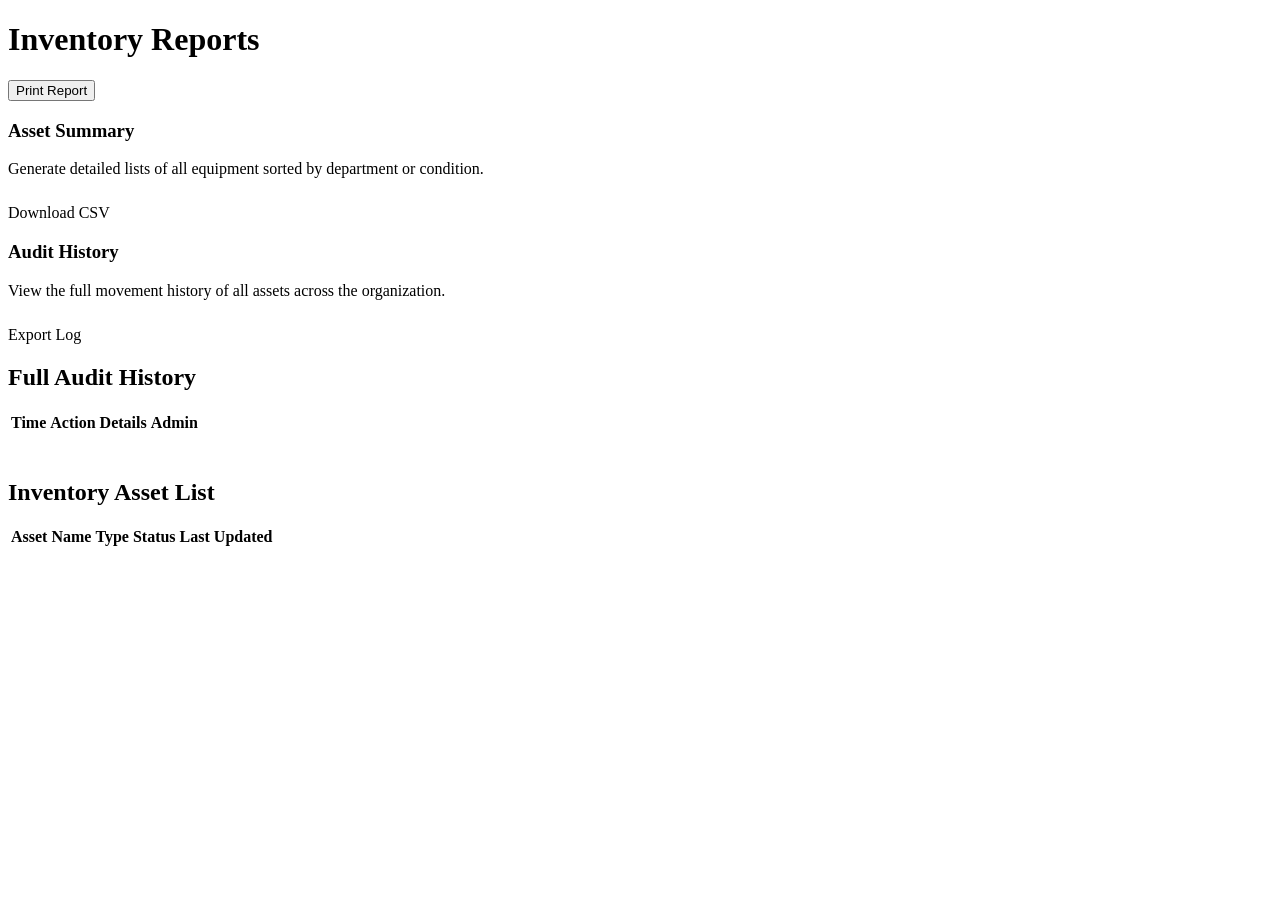
<file: target/classes/templates/reports/index.html>
<!DOCTYPE html>
<html xmlns:th="http://www.thymeleaf.org">
<head th:replace="~{fragments :: head('Inventory Reports')}"></head>
<body>
    <div th:replace="~{fragments :: sidebar('reports')}"></div>
    
    <div class="main-content">
        <div class="header">
            <h1>Inventory Reports</h1>
            <button class="btn btn-primary" onclick="window.print()">Print Report</button>
        </div>

        <div class="stats-grid">
            <div class="stat-card">
                <h3>Asset Summary</h3>
                <p>Generate detailed lists of all equipment sorted by department or condition.</p>
                <a th:href="@{/reports/export/assets}" class="btn btn-dark" style="display: inline-block; margin-top: 10px;">Download CSV</a>
            </div>
            <div class="stat-card">
                <h3>Audit History</h3>
                <p>View the full movement history of all assets across the organization.</p>
                <a th:href="@{/reports/export/logs}" class="btn btn-dark" style="display: inline-block; margin-top: 10px;">Export Log</a>
            </div>
        </div>

        <div class="header">
            <h2>Full Audit History</h2>
        </div>
        <div class="table-container">
            <table>
                <thead>
                    <tr>
                        <th>Time</th>
                        <th>Action</th>
                        <th>Details</th>
                        <th>Admin</th>
                    </tr>
                </thead>
                <tbody>
                    <tr th:each="log : ${logs}">
                        <td th:text="${#temporals.format(log.timestamp, 'dd MMM yyyy HH:mm:ss')}"></td>
                        <td th:text="${log.action}"></td>
                        <td th:text="${log.details}"></td>
                        <td th:text="${log.performedBy}"></td>
                    </tr>
                </tbody>
            </table>
        </div>

        <div class="header" style="margin-top: 40px;">
            <h2>Inventory Asset List</h2>
        </div>

        <div class="table-container">
            <table>
                <thead>
                    <tr>
                        <th>Asset Name</th>
                        <th>Type</th>
                        <th>Status</th>
                        <th>Last Updated</th>
                    </tr>
                </thead>
                <tbody>
                    <tr th:each="asset : ${assets}">
                        <td th:text="${asset.name}"></td>
                        <td th:text="${asset.type}"></td>
                        <td>
                            <span class="badge" 
                                  th:classappend="${asset.availabilityStatus == 'Available' ? 'badge-available' : (asset.availabilityStatus == 'Assigned' ? 'badge-assigned' : 'badge-maintenance')}"
                                  th:text="${asset.availabilityStatus}"></span>
                        </td>
                        <td th:text="${#temporals.format(asset.registeredAt, 'dd MMM yyyy')}"></td>
                    </tr>
                </tbody>
            </table>
        </div>
        <div th:replace="~{fragments :: footer}"></div>
    </div>
</body>
</html>
</file>
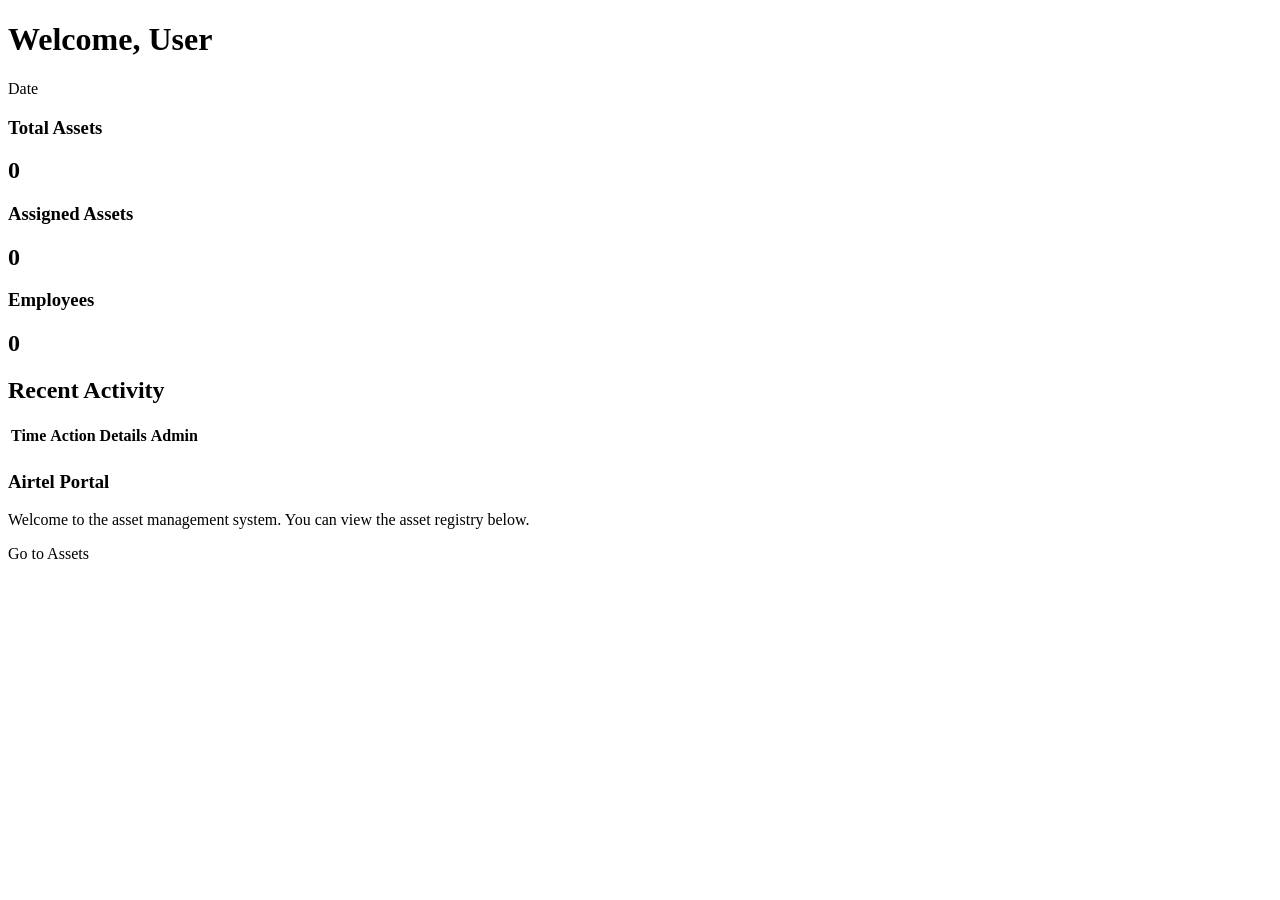
<file: target/classes/templates/dashboard.html>
<!DOCTYPE html>
<html xmlns:th="http://www.thymeleaf.org" xmlns:sec="http://www.thymeleaf.org/extras/spring-security">
<head th:replace="~{fragments :: head('Dashboard')}"></head>
<body>
    <div th:replace="~{fragments :: sidebar('dashboard')}"></div>
    
    <div class="main-content">
        <div class="header">
            <h1>Welcome, <span th:text="${#authentication.name}">User</span></h1>
            <div th:text="${#temporals.format(#temporals.createNow(), 'dd MMM yyyy')}">Date</div>
        </div>

        <div sec:authorize="hasRole('ADMIN')">
            <div class="stats-grid">
                <div class="stat-card">
                    <h3>Total Assets</h3>
                    <div style="font-size: 24px; font-weight: bold;" th:text="${totalAssets}">0</div>
                </div>
                <div class="stat-card">
                    <h3>Assigned Assets</h3>
                    <div style="font-size: 24px; font-weight: bold;" th:text="${activeAssignments}">0</div>
                </div>
                <div class="stat-card">
                    <h3>Employees</h3>
                    <div style="font-size: 24px; font-weight: bold;" th:text="${totalEmployees}">0</div>
                </div>
            </div>

            <h2>Recent Activity</h2>
            <div class="table-container">
                <table>
                    <thead>
                        <tr>
                            <th>Time</th>
                            <th>Action</th>
                            <th>Details</th>
                            <th>Admin</th>
                        </tr>
                    </thead>
                    <tbody>
                        <tr th:each="log : ${recentLogs}">
                            <td th:text="${#temporals.format(log.timestamp, 'HH:mm:ss')}"></td>
                            <td th:text="${log.action}"></td>
                            <td th:text="${log.details}"></td>
                            <td th:text="${log.performedBy}"></td>
                        </tr>
                    </tbody>
                </table>
            </div>
        </div>

        <div sec:authorize="hasRole('USER')">
            <div class="stat-card" style="margin-bottom: 20px;">
                <h3>Airtel Portal</h3>
                <p>Welcome to the asset management system. You can view the asset registry below.</p>
                <a th:href="@{/assets}" class="btn btn-primary">Go to Assets</a>
            </div>
        </div>

        <div th:replace="~{fragments :: footer}"></div>
    </div>
</body>
</html>
</file>
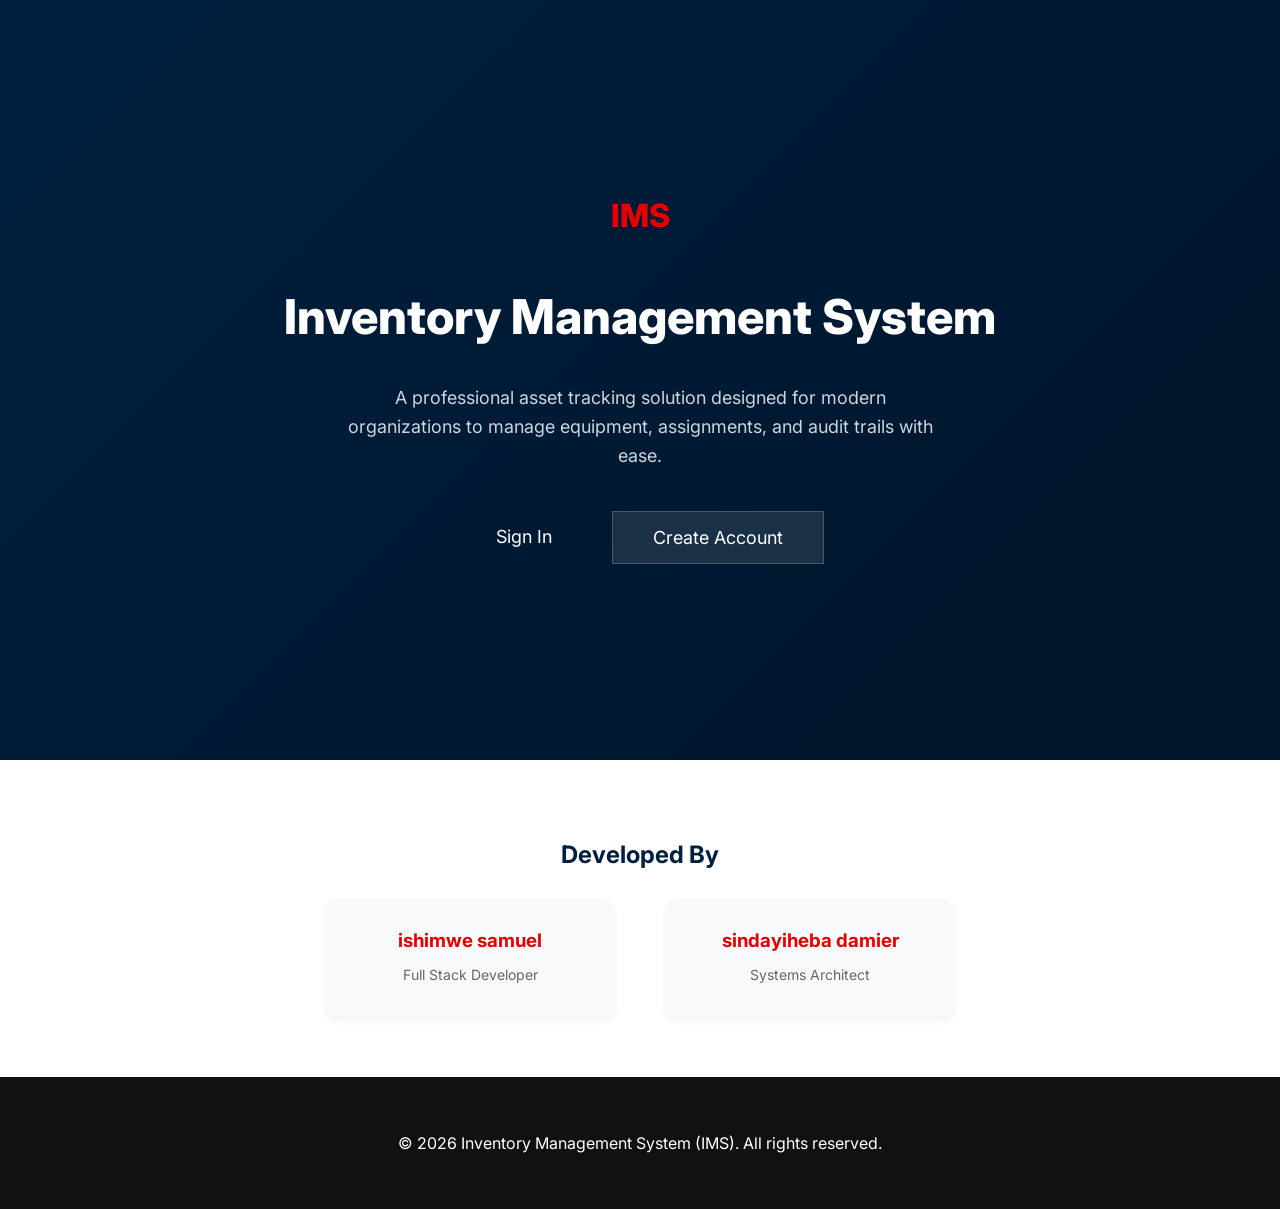
<file: target/classes/templates/landing.html>
<!DOCTYPE html>
<html xmlns:th="http://www.thymeleaf.org">
<head>
    <meta charset="UTF-8">
    <title>Welcome - IMS</title>
    <link rel="stylesheet" th:href="@{/css/main.css}">
    <link href="https://fonts.googleapis.com/css2?family=Inter:wght@400;600;800&display=swap" rel="stylesheet">
    <style>
        body {
            margin: 0;
            padding: 0;
            font-family: 'Inter', sans-serif;
            background-color: #f8f9fa;
            display: block; /* Override flex from main.css */
        }
        .hero {
            height: 80vh;
            background: linear-gradient(135deg, #001F3F 0%, #001529 100%);
            color: white;
            display: flex;
            flex-direction: column;
            justify-content: center;
            align-items: center;
            text-align: center;
            padding: 20px;
        }
        .hero h1 { font-size: 48px; margin-bottom: 20px; font-weight: 800; }
        .hero p { font-size: 18px; color: #cbd5e0; max-width: 600px; margin-bottom: 40px; line-height: 1.6; }
        .cta-buttons { display: flex; gap: 20px; }
        .btn-large { padding: 15px 40px; font-size: 18px; }
        
        .developers-section {
            padding: 60px 20px;
            text-align: center;
            background: white;
        }
        .developers-section h2 { color: #001F3F; margin-bottom: 30px; }
        .dev-grid {
            display: flex;
            justify-content: center;
            gap: 50px;
            flex-wrap: wrap;
        }
        .dev-card {
            padding: 20px;
            border-radius: 12px;
            background: #f8f9fa;
            width: 250px;
            box-shadow: 0 4px 6px rgba(0,0,0,0.05);
        }
        .dev-card h3 { margin: 10px 0; color: #E40000; }
        .dev-card p { color: #666; font-size: 14px; }
    </style>
</head>
<body>
    <div class="hero">
        <div style="font-size: 32px; font-weight: 800; color: #E40000; margin-bottom: 20px;">IMS</div>
        <h1>Inventory Management System</h1>
        <p>A professional asset tracking solution designed for modern organizations to manage equipment, assignments, and audit trails with ease.</p>
        
        <div class="cta-buttons">
            <a th:href="@{/login}" class="btn btn-primary btn-large">Sign In</a>
            <a th:href="@{/register}" class="btn btn-dark btn-large" style="background: rgba(255,255,255,0.1); border: 1px solid rgba(255,255,255,0.2);">Create Account</a>
        </div>
    </div>

    <div class="developers-section">
        <h2>Developed By</h2>
        <div class="dev-grid">
            <div class="dev-card">
                <h3>ishimwe samuel</h3>
                <p>Full Stack Developer</p>
            </div>
            <div class="dev-card">
                <h3>sindayiheba damier</h3>
                <p>Systems Architect</p>
            </div>
        </div>
    </div>

    <div class="footer" style="background: #111; color: white; padding: 40px 20px; text-align: center; margin: 0;">
        <p>&copy; 2026 Inventory Management System (IMS). All rights reserved.</p>
    </div>
</body>
</html>
</file>
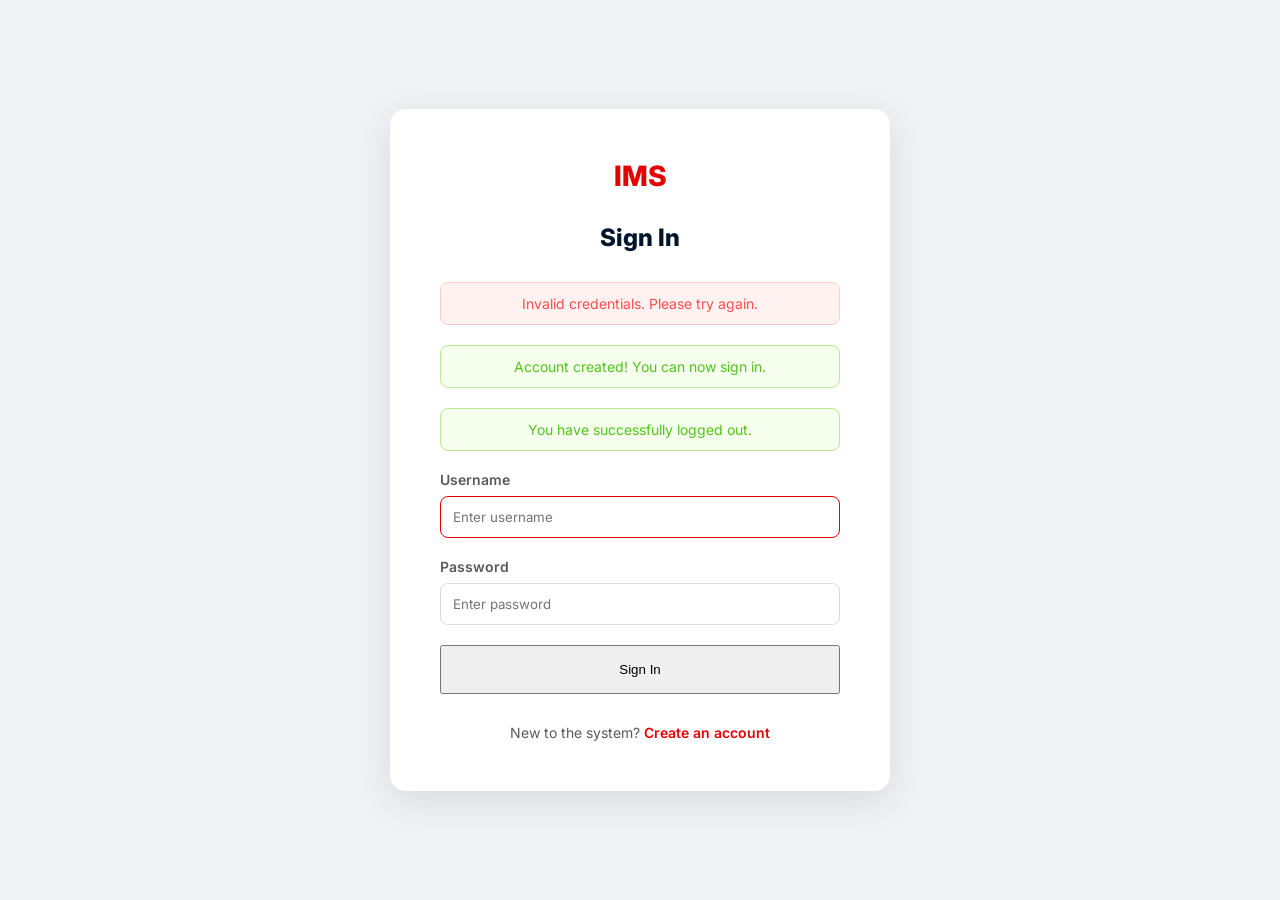
<file: target/classes/templates/login.html>
<!DOCTYPE html>
<html xmlns:th="http://www.thymeleaf.org">
<head>
    <meta charset="UTF-8">
    <title>Sign In - IMS</title>
    <link rel="stylesheet" th:href="@{/css/main.css}">
    <link href="https://fonts.googleapis.com/css2?family=Inter:wght@400;600;800&display=swap" rel="stylesheet">
    <style>
        body {
            display: flex;
            align-items: center;
            justify-content: center;
            height: 100vh;
            background: #f0f2f5;
            margin: 0;
            font-family: 'Inter', sans-serif;
        }
        .login-container {
            background: white;
            padding: 50px;
            border-radius: 16px;
            box-shadow: 0 10px 40px rgba(0,0,0,0.1);
            width: 100%;
            max-width: 400px;
            text-align: center;
        }
        .login-container h2 { margin-bottom: 30px; font-weight: 800; color: #001529; }
        .form-group { text-align: left; margin-bottom: 20px; }
        .form-group label { display: block; margin-bottom: 8px; font-weight: 600; font-size: 14px; color: #595959; }
        .form-group input { 
            width: 100%; 
            padding: 12px; 
            border: 1px solid #d9d9d9; 
            border-radius: 8px; 
            box-sizing: border-box;
            font-family: inherit;
        }
        .form-group input:focus { border-color: #E40000; outline: none; }
        .alert { 
            padding: 12px; 
            border-radius: 8px; 
            margin-bottom: 20px;
            font-size: 14px;
        }
        .alert-error { background: #fff2f0; border: 1px solid #ffccc7; color: #ff4d4f; }
        .alert-success { background: #f6ffed; border: 1px solid #b7eb8f; color: #52c41a; }
    </style>
</head>
<body>
    <div class="login-container">
        <div style="margin-bottom: 30px;">
            <span style="font-size: 28px; font-weight: 800; color: #E40000;">IMS</span>
        </div>
        
        <h2>Sign In</h2>

        <div th:if="${param.error}" class="alert alert-error">
            Invalid credentials. Please try again.
        </div>
        <div th:if="${param.registered}" class="alert alert-success">
            Account created! You can now sign in.
        </div>
        <div th:if="${param.logout}" class="alert alert-success">
            You have successfully logged out.
        </div>

        <form th:action="@{/login}" method="post">
            <div class="form-group">
                <label>Username</label>
                <input type="text" name="username" required autofocus placeholder="Enter username">
            </div>
            <div class="form-group">
                <label>Password</label>
                <input type="password" name="password" required placeholder="Enter password">
            </div>
            <button type="submit" class="btn btn-primary" style="width: 100%; padding: 15px;">Sign In</button>
        </form>

        <div style="margin-top: 30px; font-size: 14px; color: #595959;">
            New to the system? <a th:href="@{/register}" style="color: #E40000; font-weight: 600; text-decoration: none;">Create an account</a>
        </div>
    </div>
</body>
</html>
</file>
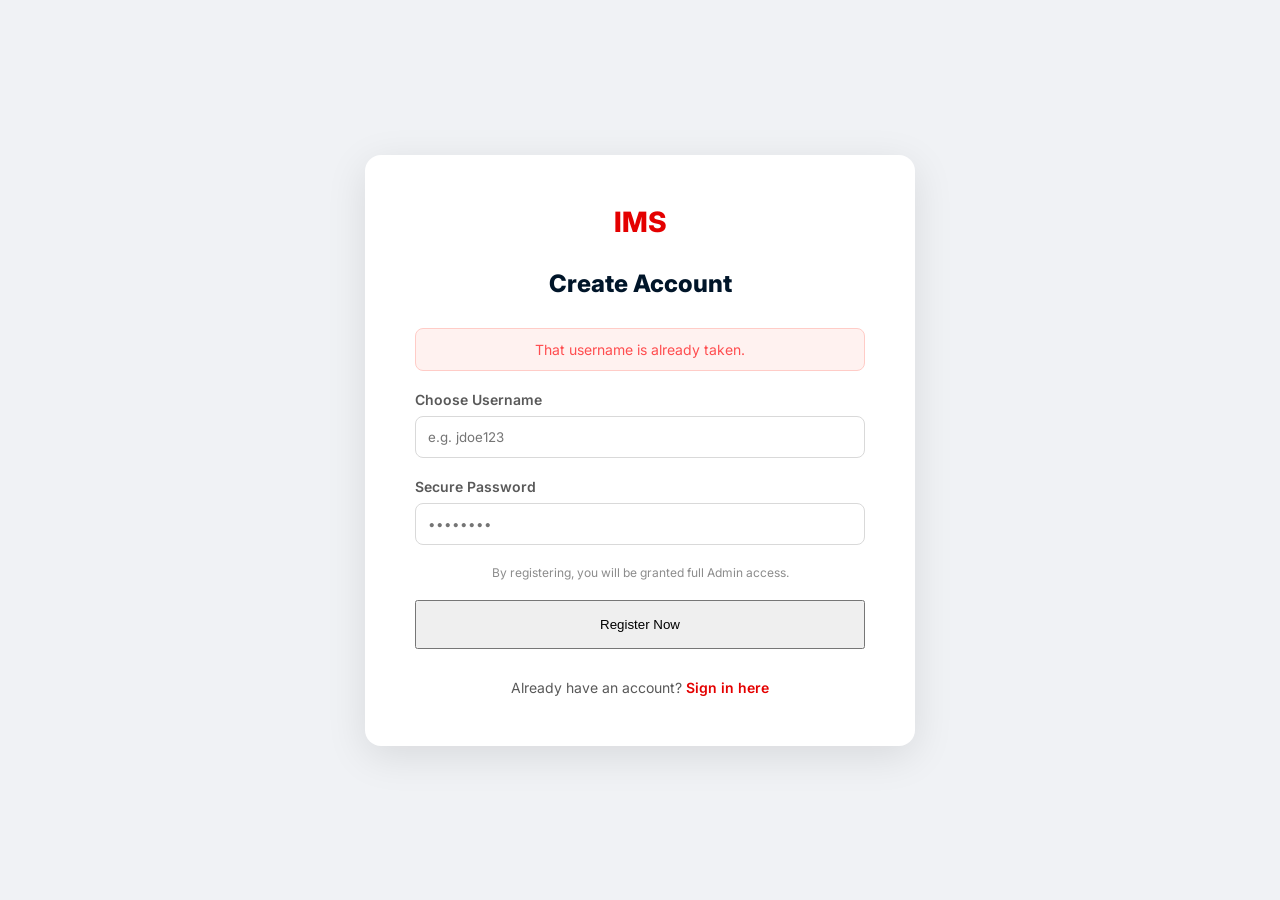
<file: target/classes/templates/register.html>
<!DOCTYPE html>
<html xmlns:th="http://www.thymeleaf.org">
<head>
    <meta charset="UTF-8">
    <title>Create Account - IMS</title>
    <link rel="stylesheet" th:href="@{/css/main.css}">
    <link href="https://fonts.googleapis.com/css2?family=Inter:wght@400;600;800&display=swap" rel="stylesheet">
    <style>
        body {
            display: flex;
            align-items: center;
            justify-content: center;
            height: 100vh;
            background: #f0f2f5;
            margin: 0;
            font-family: 'Inter', sans-serif;
        }
        .register-container {
            background: white;
            padding: 50px;
            border-radius: 16px;
            box-shadow: 0 10px 40px rgba(0,0,0,0.1);
            width: 100%;
            max-width: 450px;
            text-align: center;
        }
        .register-container h2 { margin-bottom: 30px; font-weight: 800; color: #001529; }
        .form-group { text-align: left; margin-bottom: 20px; }
        .form-group label { display: block; margin-bottom: 8px; font-weight: 600; font-size: 14px; color: #595959; }
        .form-group input { 
            width: 100%; 
            padding: 12px; 
            border: 1px solid #d9d9d9; 
            border-radius: 8px; 
            box-sizing: border-box;
            font-family: inherit;
        }
        .form-group input:focus { border-color: #E40000; outline: none; }
        .alert { 
            background: #fff2f0; 
            border: 1px solid #ffccc7; 
            color: #ff4d4f; 
            padding: 12px; 
            border-radius: 8px; 
            margin-bottom: 20px;
            font-size: 14px;
        }
    </style>
</head>
<body>
    <div class="register-container">
        <div style="margin-bottom: 30px;">
            <span style="font-size: 28px; font-weight: 800; color: #E40000;">IMS</span>
        </div>
        
        <h2>Create Account</h2>

        <div th:if="${param.error}" class="alert">
            That username is already taken.
        </div>

        <form th:action="@{/register}" method="post">
            <div class="form-group">
                <label>Choose Username</label>
                <input type="text" name="username" required placeholder="e.g. jdoe123">
            </div>
            <div class="form-group">
                <label>Secure Password</label>
                <input type="password" name="password" required placeholder="••••••••">
            </div>
            <p style="font-size: 12px; color: #8c8c8c; margin-bottom: 20px;">
                By registering, you will be granted full Admin access.
            </p>
            <button type="submit" class="btn btn-primary" style="width: 100%; padding: 15px;">Register Now</button>
        </form>

        <div style="margin-top: 30px; font-size: 14px; color: #595959;">
            Already have an account? <a th:href="@{/login}" style="color: #E40000; font-weight: 600; text-decoration: none;">Sign in here</a>
        </div>
    </div>
</body>
</html>
</file>
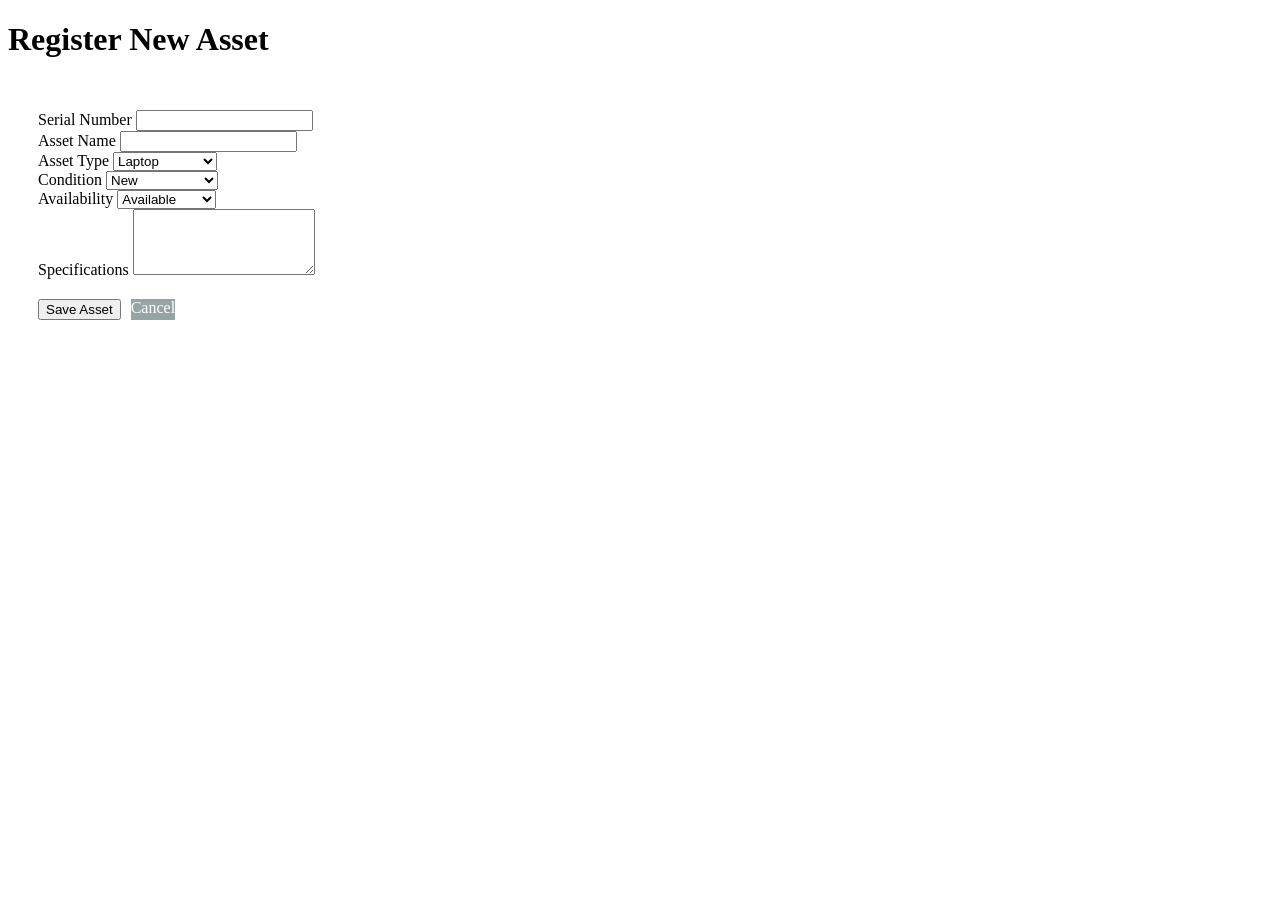
<file: target/classes/templates/assets/form.html>
<!DOCTYPE html>
<html xmlns:th="http://www.thymeleaf.org">
<head th:replace="~{fragments :: head('Asset Form')}"></head>
<body>
    <div th:replace="~{fragments :: sidebar('assets')}"></div>
    
    <div class="main-content">
        <div class="header">
            <h1 th:text="${asset.id != null ? 'Edit Asset' : 'Register New Asset'}">Register New Asset</h1>
        </div>

        <div class="table-container" style="max-width: 600px; padding: 30px;">
            <form th:action="@{/assets/save}" th:object="${asset}" method="post">
                <input type="hidden" th:field="*{id}" />
                
                <div class="form-group">
                    <label>Serial Number</label>
                    <input type="text" th:field="*{serialNumber}" required th:readonly="${asset.id != null}">
                </div>
                
                <div class="form-group">
                    <label>Asset Name</label>
                    <input type="text" th:field="*{name}" required>
                </div>
                
                <div class="form-group">
                    <label>Asset Type</label>
                    <select th:field="*{type}">
                        <option value="Laptop">Laptop</option>
                        <option value="Desktop">Desktop</option>
                        <option value="Mobile">Mobile Phone</option>
                        <option value="Tablet">Tablet</option>
                        <option value="Other">Other</option>
                    </select>
                </div>
                
                <div class="form-group">
                    <label>Condition</label>
                    <select th:field="*{conditionStatus}">
                        <option value="New">New</option>
                        <option value="Good">Good</option>
                        <option value="Fair">Fair</option>
                        <option value="Poor">Poor/Damaged</option>
                    </select>
                </div>

                <div class="form-group">
                    <label>Availability</label>
                    <select th:field="*{availabilityStatus}">
                        <option value="Available">Available</option>
                        <option value="Assigned">Assigned</option>
                        <option value="Maintenance">Maintenance</option>
                    </select>
                </div>
                
                <div class="form-group">
                    <label>Specifications</label>
                    <textarea th:field="*{specifications}" rows="4"></textarea>
                </div>
                
                <div style="display: flex; gap: 10px; margin-top: 20px;">
                    <button type="submit" class="btn btn-primary">Save Asset</button>
                    <a th:href="@{/assets}" class="btn" style="background: #95a5a6; color: white;">Cancel</a>
                </div>
            </form>
        </div>

        <div th:replace="~{fragments :: footer}"></div>
    </div>
</body>
</html>
</file>
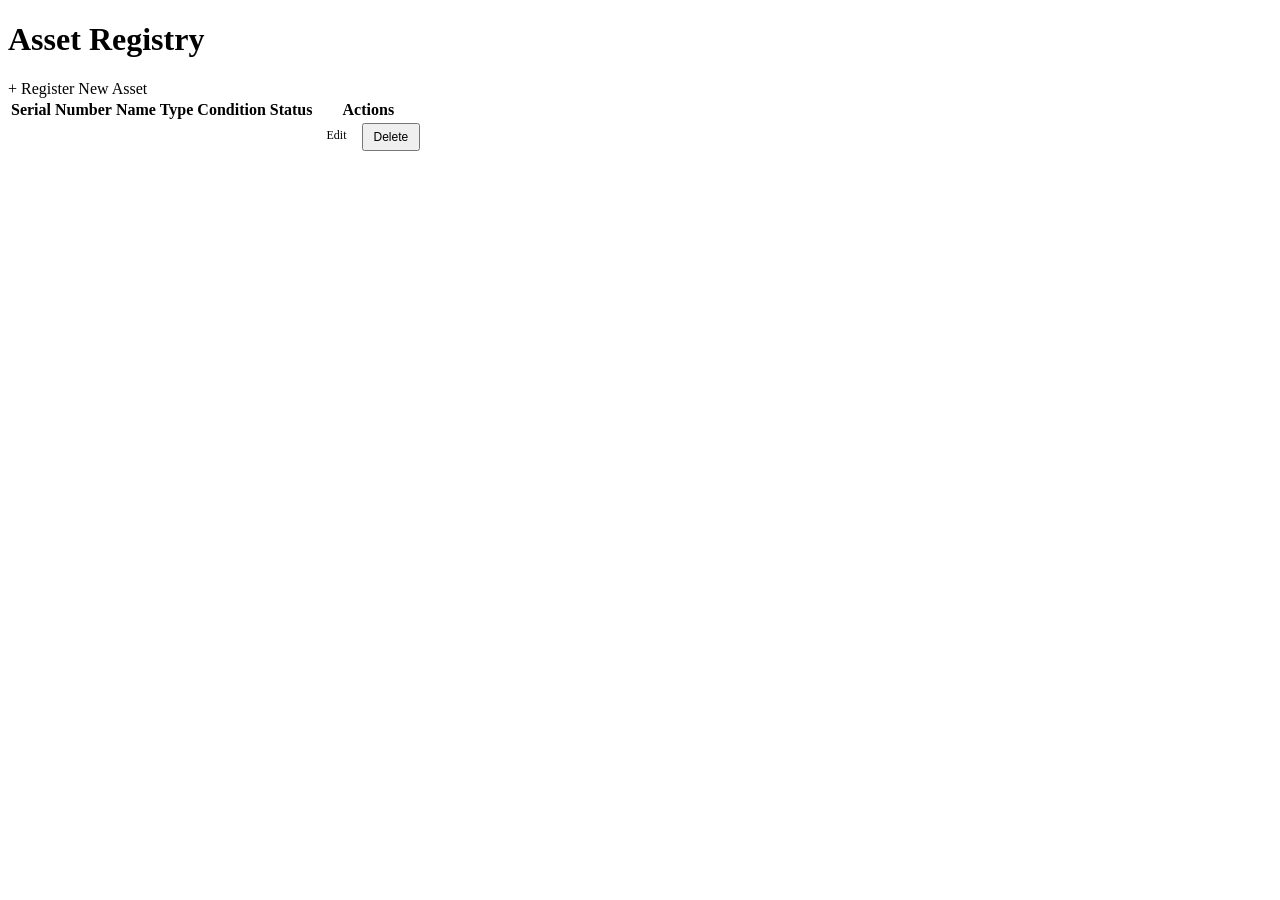
<file: target/classes/templates/assets/list.html>
<!DOCTYPE html>
<html xmlns:th="http://www.thymeleaf.org" xmlns:sec="http://www.thymeleaf.org/extras/spring-security">
<head th:replace="~{fragments :: head('Asset Registry')}"></head>
<body>
    <div th:replace="~{fragments :: sidebar('assets')}"></div>
    
    <div class="main-content">
        <div class="header">
            <h1>Asset Registry</h1>
            <a th:href="@{/assets/new}" sec:authorize="hasRole('ADMIN')" class="btn btn-primary">+ Register New Asset</a>
        </div>

        <div class="table-container">
            <table>
                <thead>
                    <tr>
                        <th>Serial Number</th>
                        <th>Name</th>
                        <th>Type</th>
                        <th>Condition</th>
                        <th>Status</th>
                        <th sec:authorize="hasRole('ADMIN')">Actions</th>
                    </tr>
                </thead>
                <tbody>
                    <tr th:each="asset : ${assets}">
                        <td th:text="${asset.serialNumber}"></td>
                        <td th:text="${asset.name}"></td>
                        <td th:text="${asset.type}"></td>
                        <td th:text="${asset.conditionStatus}"></td>
                        <td>
                            <span class="badge" 
                                  th:classappend="${asset.availabilityStatus == 'Available' ? 'badge-available' : (asset.availabilityStatus == 'Assigned' ? 'badge-assigned' : 'badge-maintenance')}"
                                  th:text="${asset.availabilityStatus}"></span>
                        </td>
                        <td sec:authorize="hasRole('ADMIN')">
                            <div style="display: flex; gap: 5px;">
                                <a th:href="@{/assets/edit/{id}(id=${asset.id})}" class="btn btn-info" style="padding: 5px 10px; font-size: 12px;">Edit</a>
                                <form th:action="@{/assets/delete/{id}(id=${asset.id})}" method="post" onsubmit="return confirm('Delete this asset?')">
                                    <button type="submit" class="btn btn-danger" style="padding: 5px 10px; font-size: 12px;">Delete</button>
                                </form>
                            </div>
                        </td>
                    </tr>
                </tbody>
            </table>
        </div>

        <div th:replace="~{fragments :: footer}"></div>
    </div>
</body>
</html>
</file>
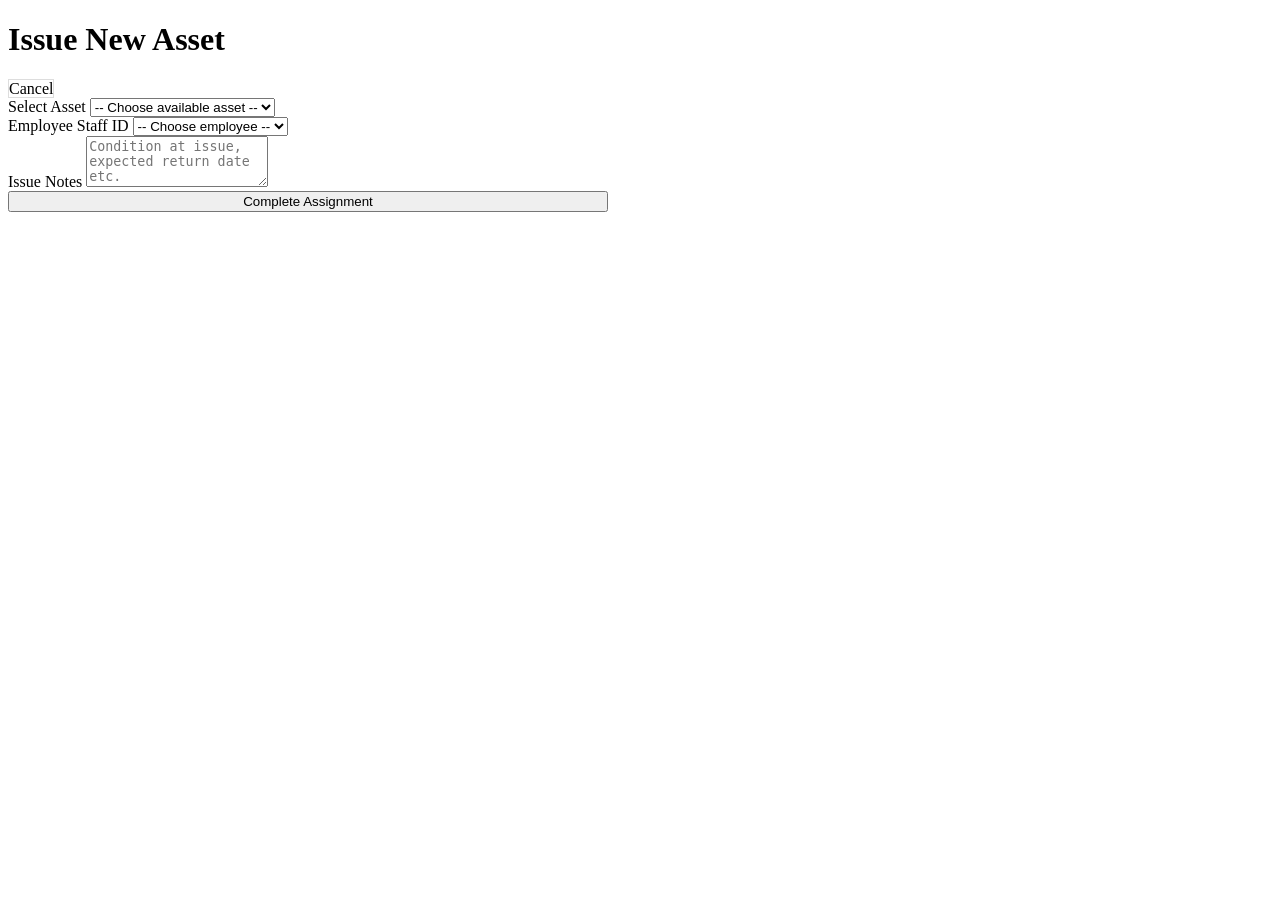
<file: target/classes/templates/assignments/form.html>
<!DOCTYPE html>
<html xmlns:th="http://www.thymeleaf.org">
<head th:replace="~{fragments :: head('Issue Asset')}"></head>
<body>
    <div th:replace="~{fragments :: sidebar('assignments')}"></div>
    
    <div class="main-content">
        <div class="header">
            <h1>Issue New Asset</h1>
            <a th:href="@{/assignments}" class="btn" style="border: 1px solid #ddd;">Cancel</a>
        </div>

        <div class="table-container" style="max-width: 600px;">
            <form th:action="@{/assignments/save}" method="post">
                <div class="form-group">
                    <label>Select Asset</label>
                    <select name="assetId" required>
                        <option value="">-- Choose available asset --</option>
                        <option th:each="asset : ${assets}" 
                                th:if="${asset.availabilityStatus == 'Available'}"
                                th:value="${asset.id}" 
                                th:text="${asset.name + ' (' + asset.serialNumber + ')'}"></option>
                    </select>
                </div>
                
                <div class="form-group">
                    <label>Employee Staff ID</label>
                    <select name="staffId" required>
                        <option value="">-- Choose employee --</option>
                        <option th:each="emp : ${employees}" 
                                th:value="${emp.staffId}" 
                                th:text="${emp.fullName + ' (' + emp.staffId + ')'}"></option>
                    </select>
                </div>

                <div class="form-group">
                    <label>Issue Notes</label>
                    <textarea name="notes" rows="3" placeholder="Condition at issue, expected return date etc."></textarea>
                </div>

                <button type="submit" class="btn btn-primary" style="width: 100%;">Complete Assignment</button>
            </form>
        </div>
        <div th:replace="~{fragments :: footer}"></div>
    </div>
</body>
</html>
</file>
